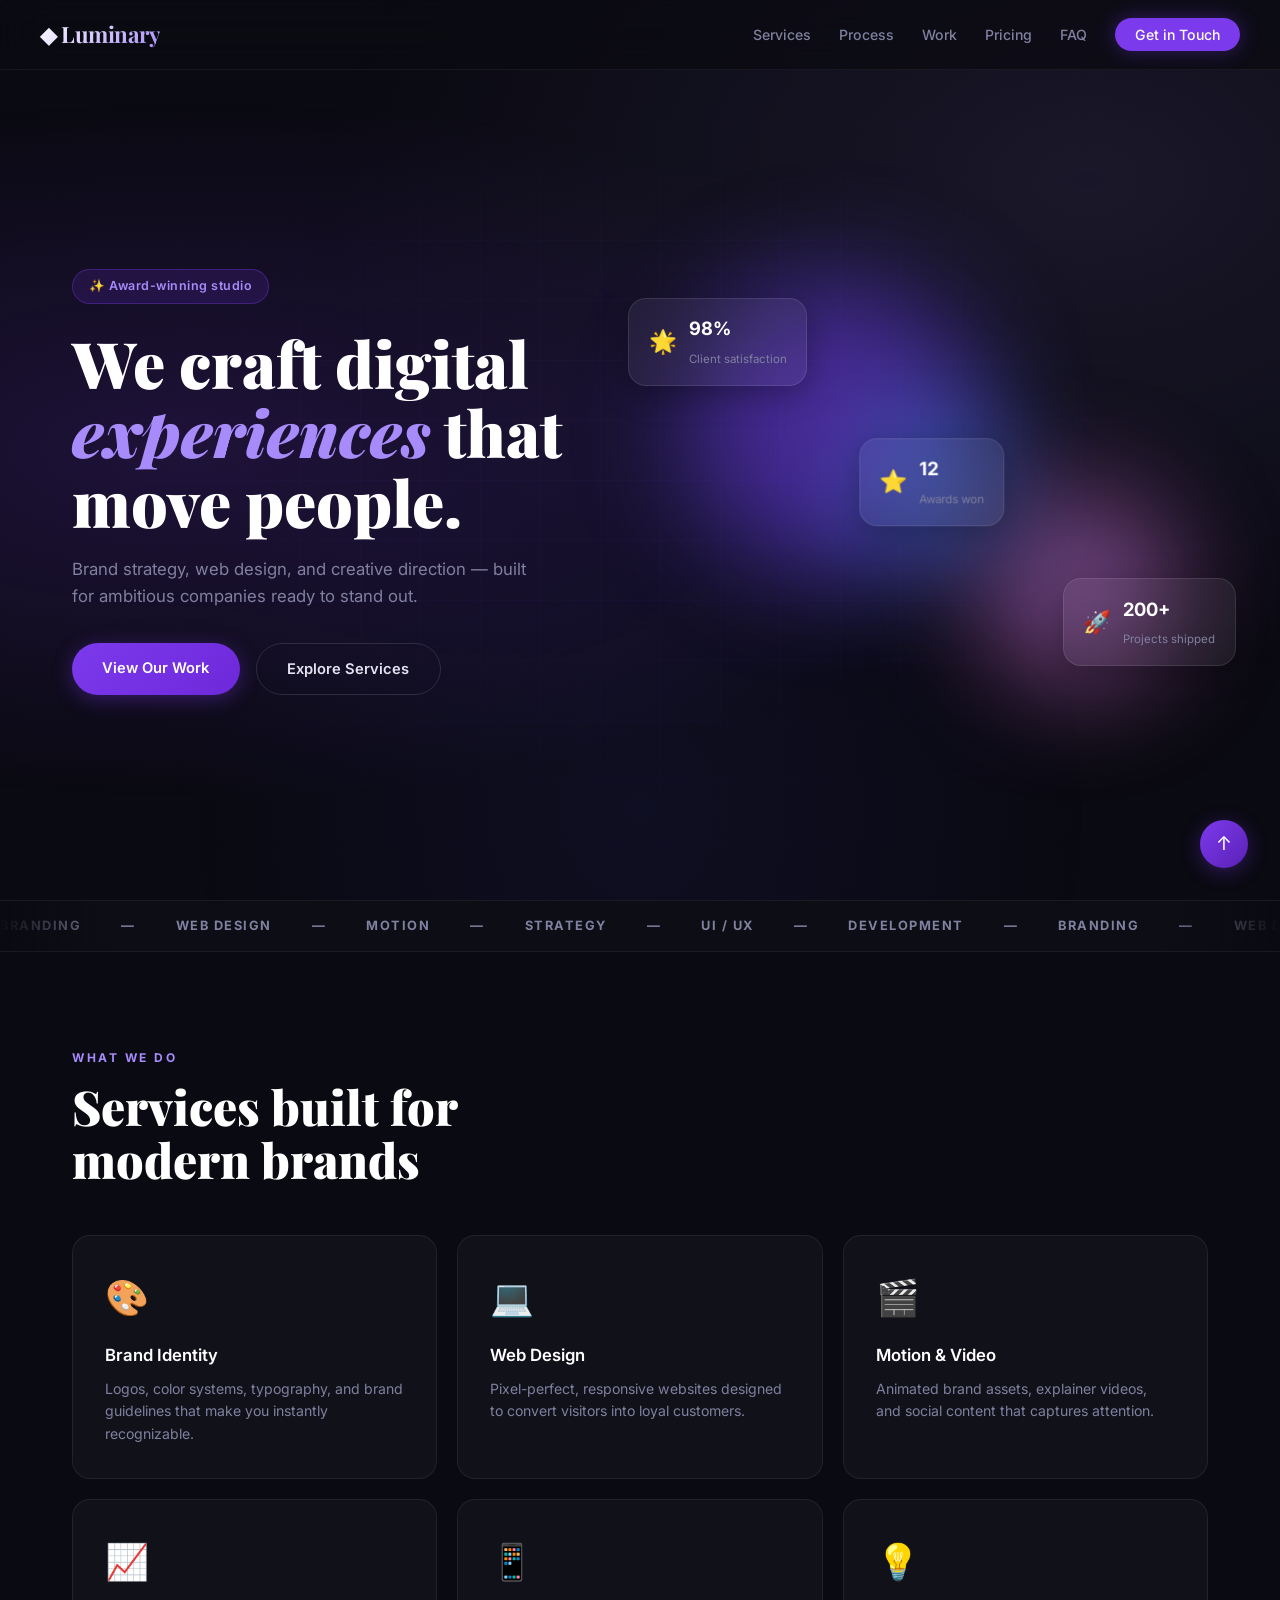
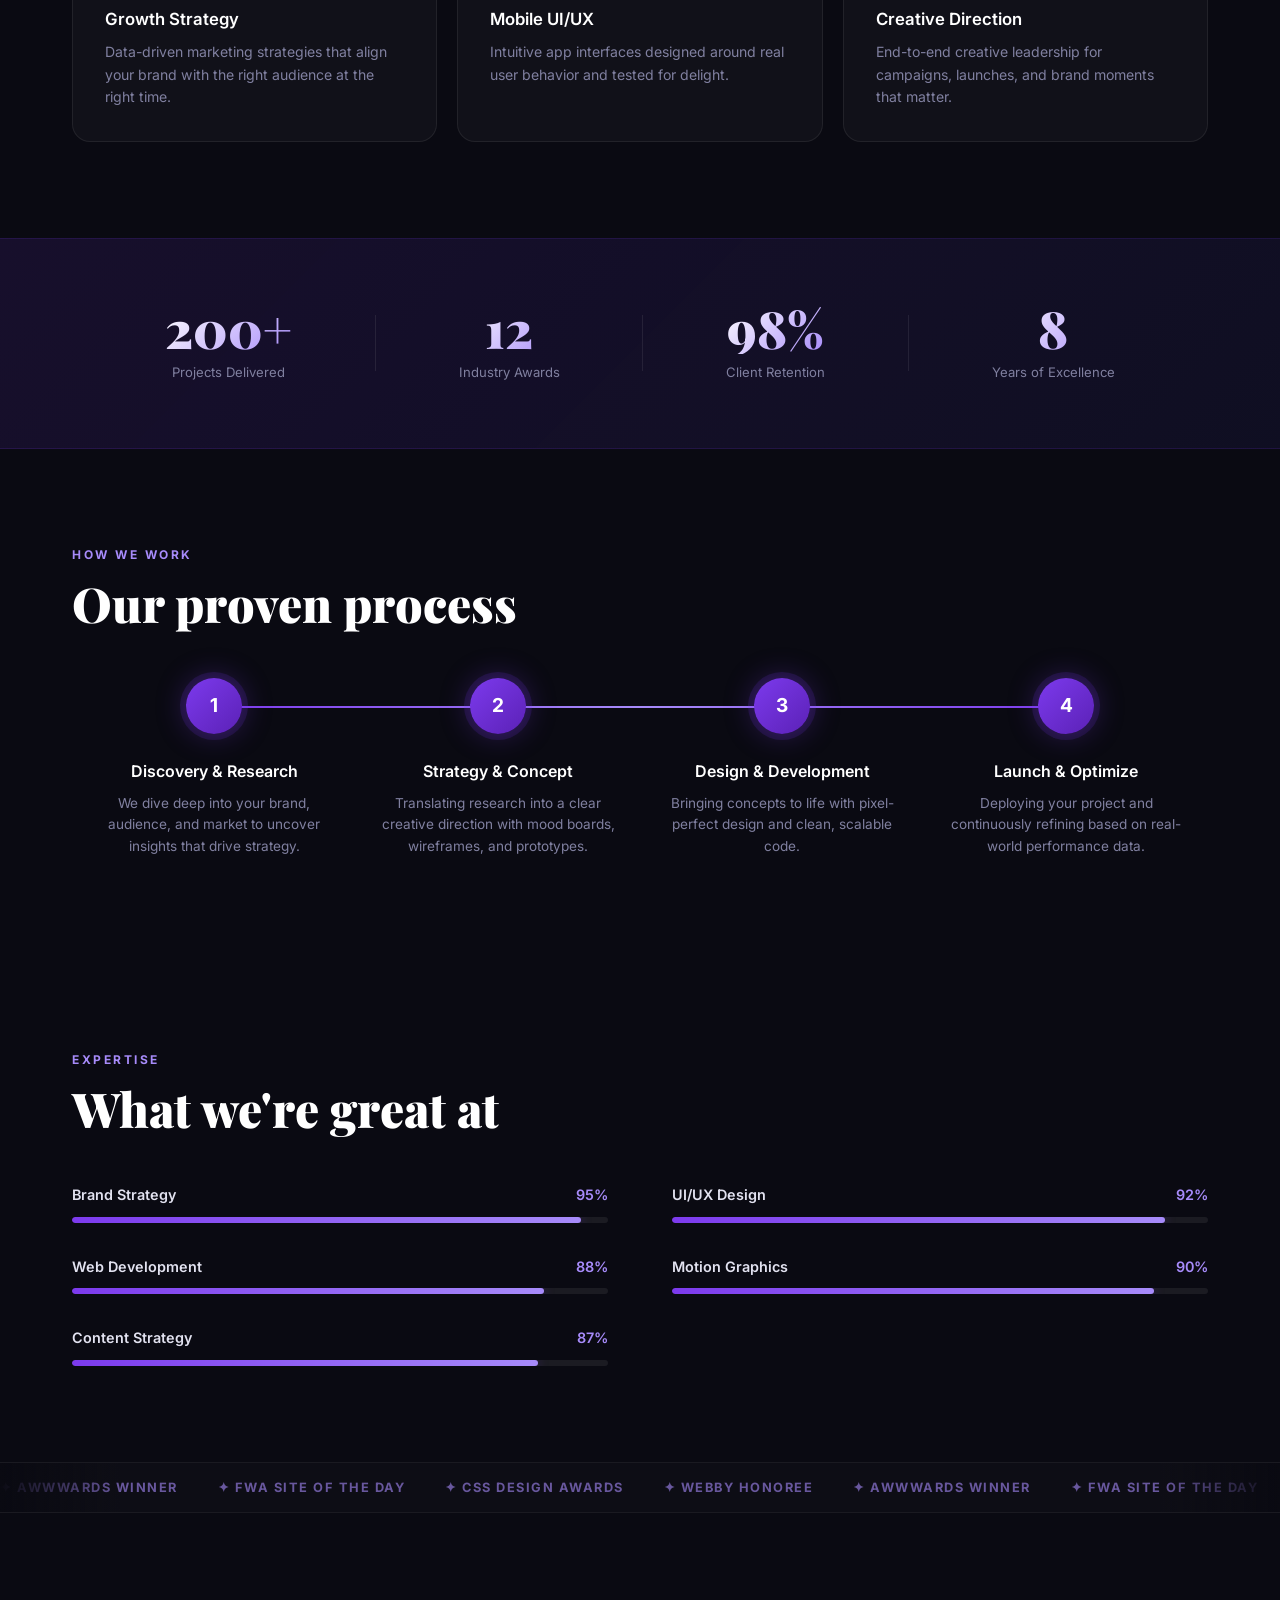
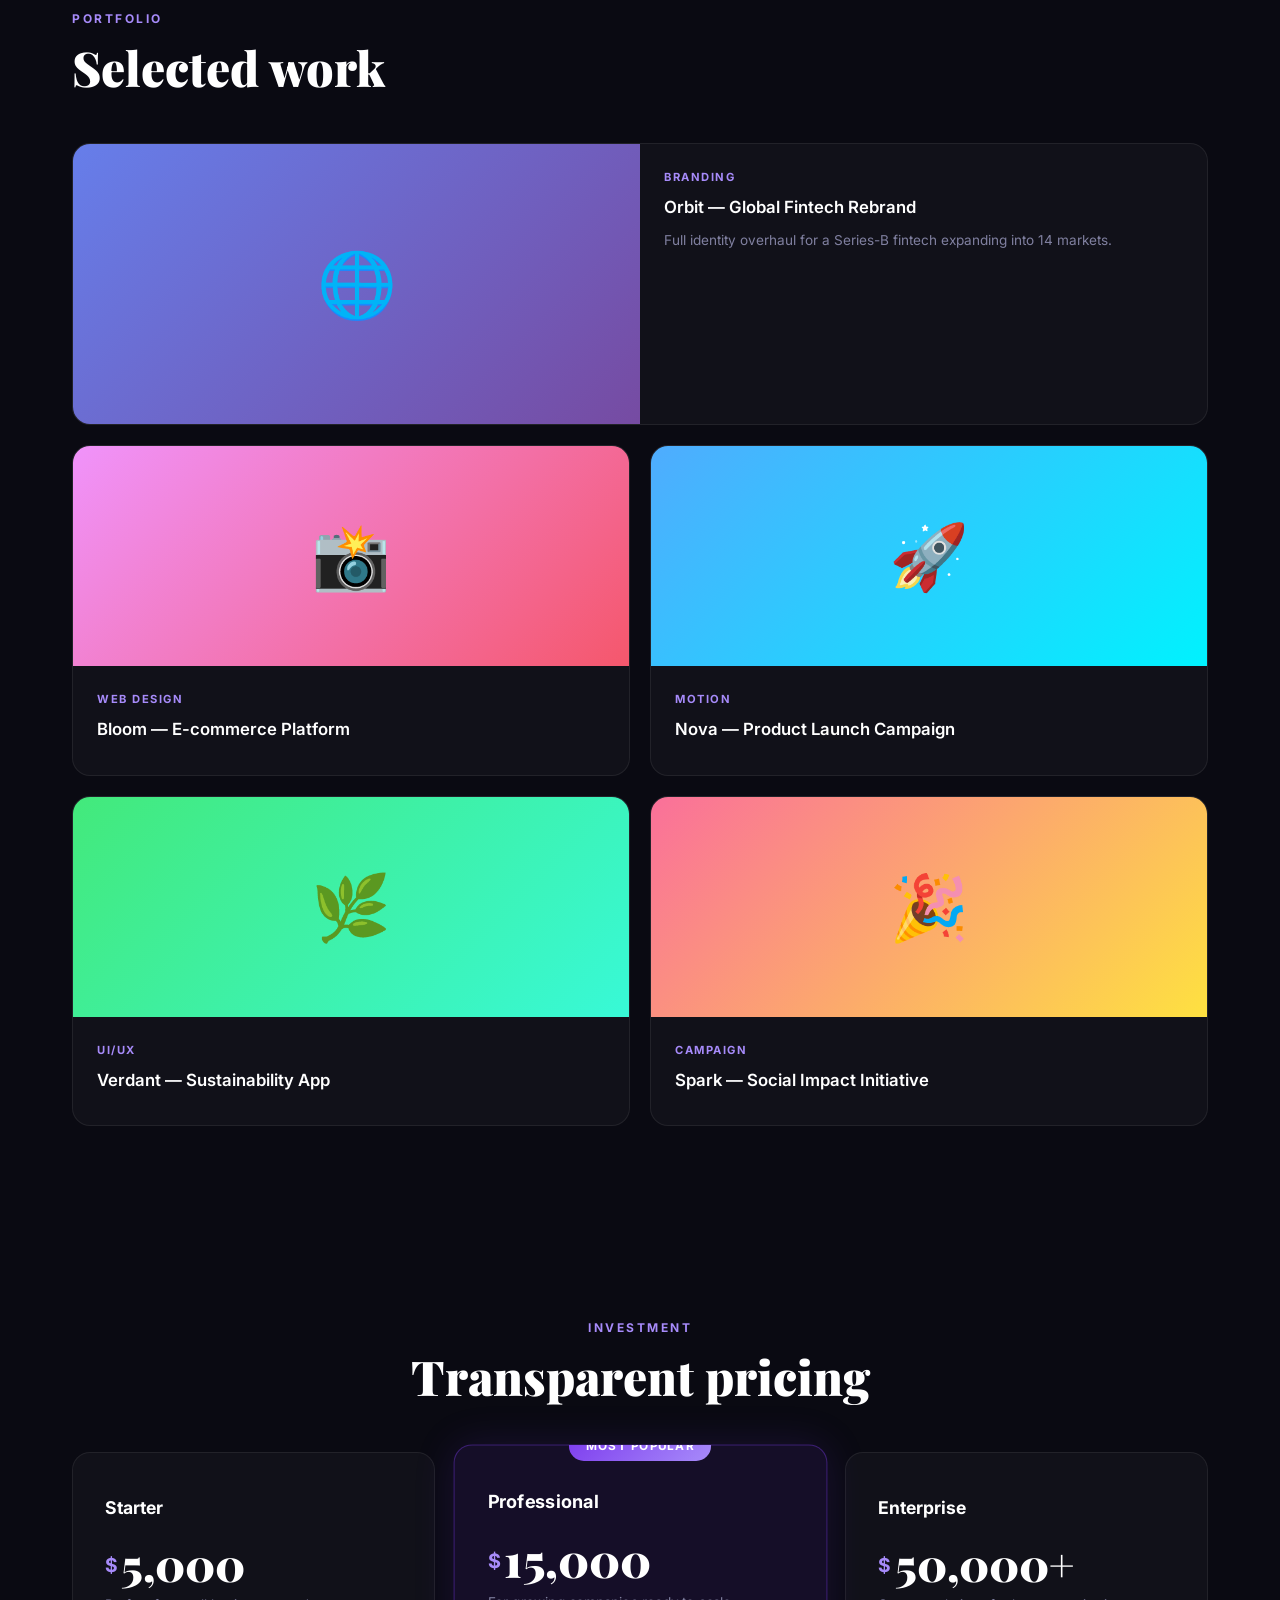
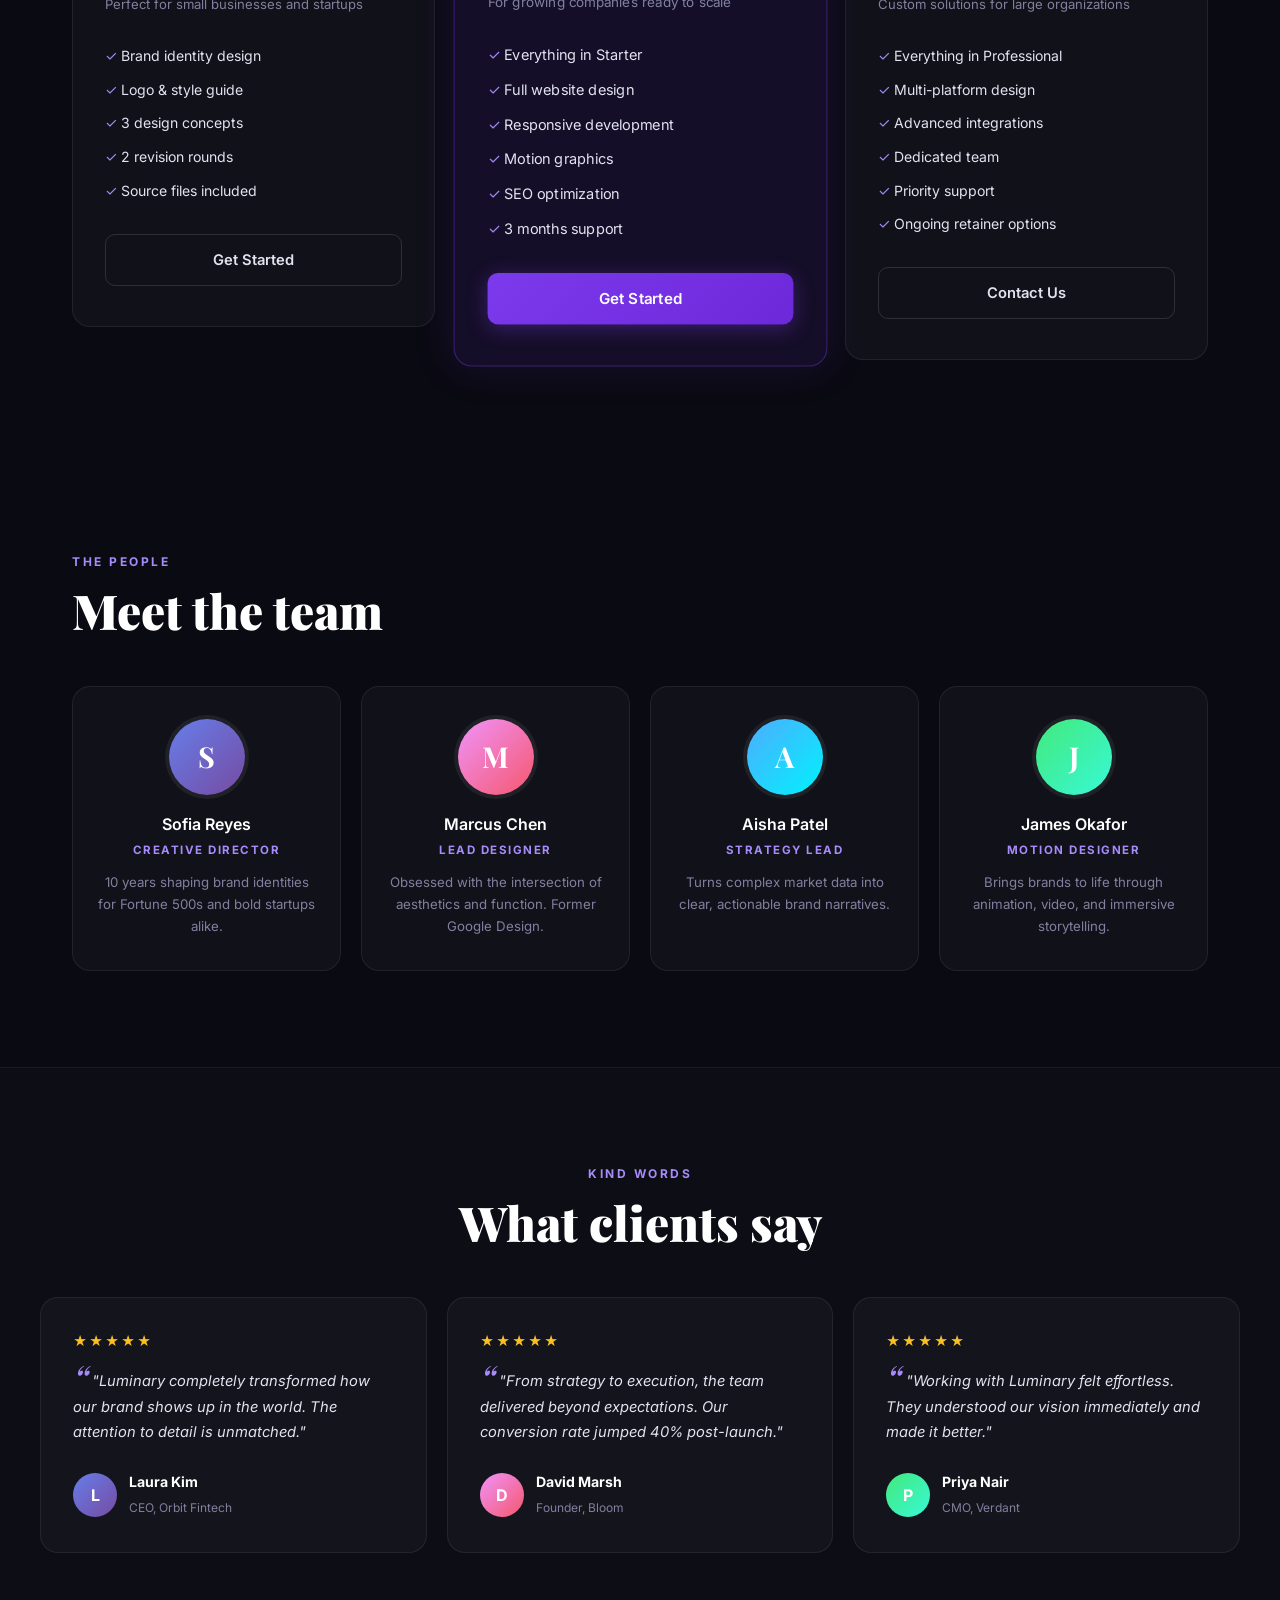
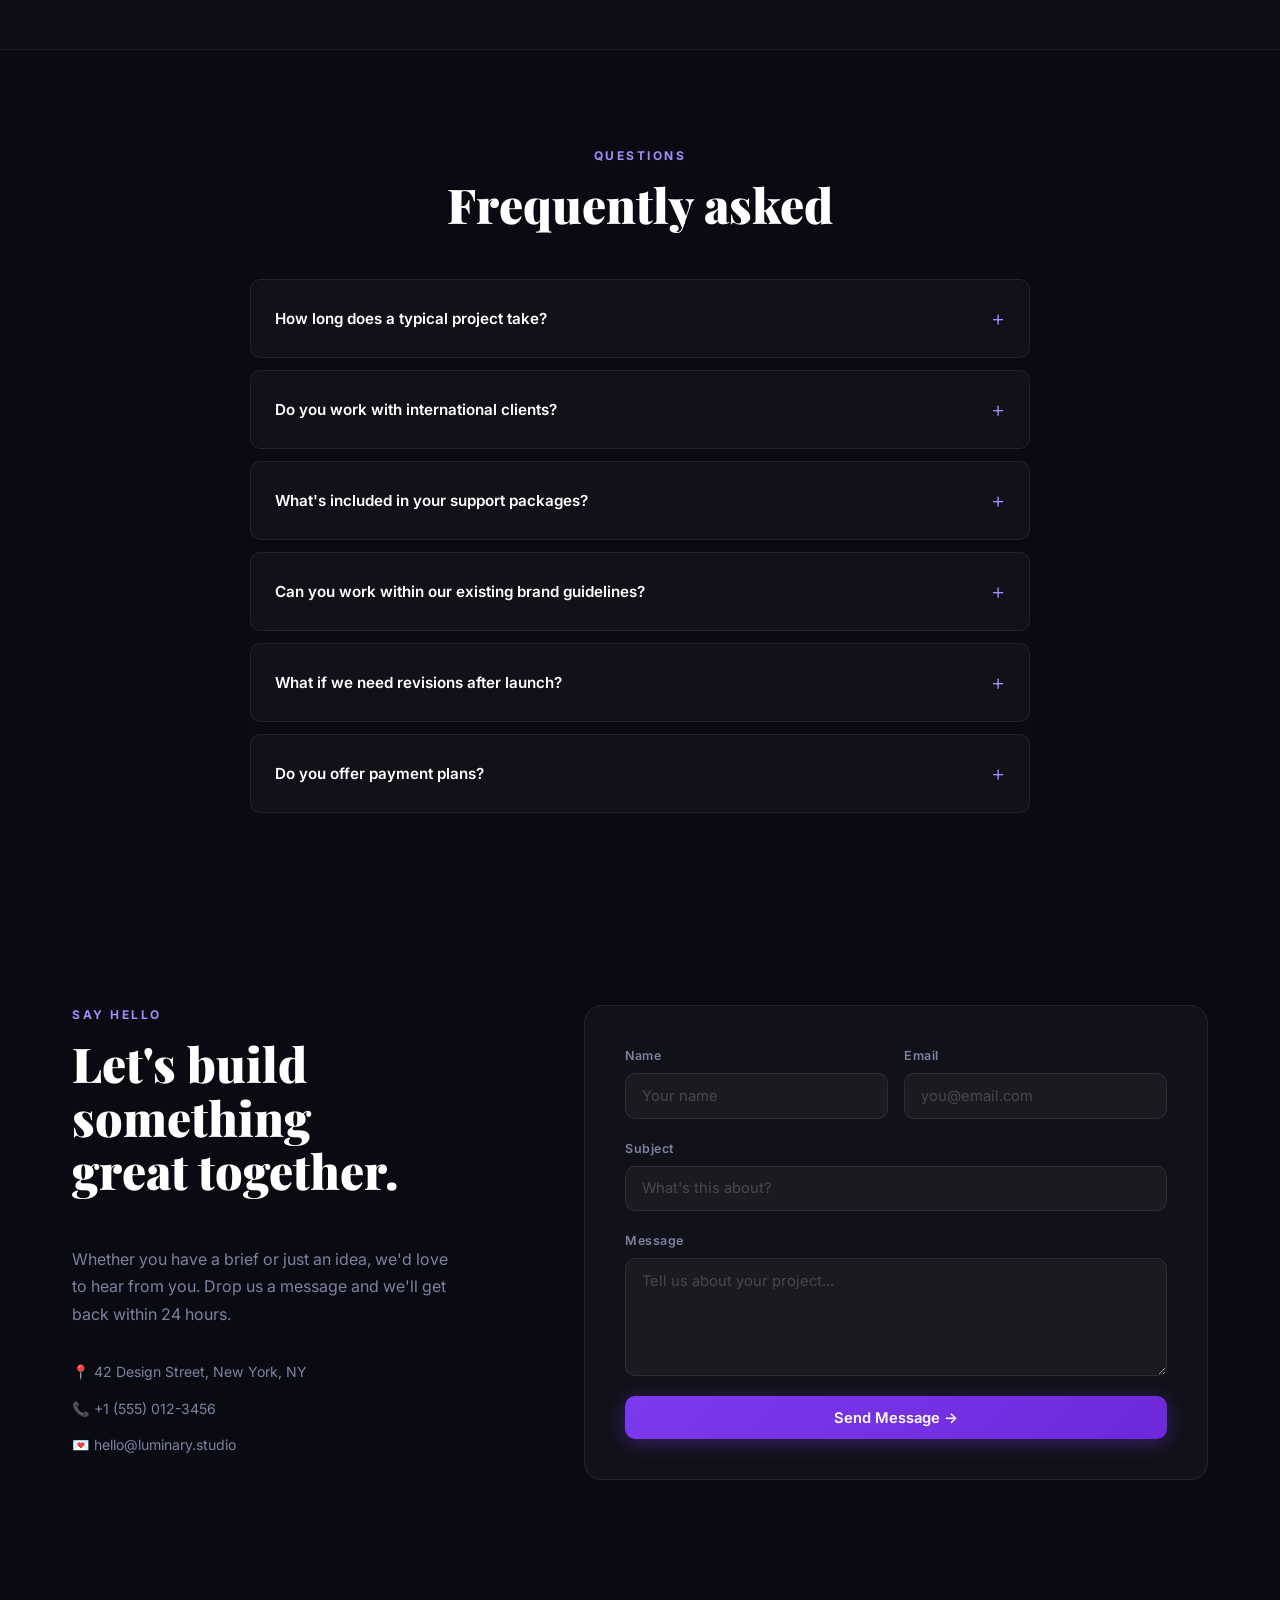
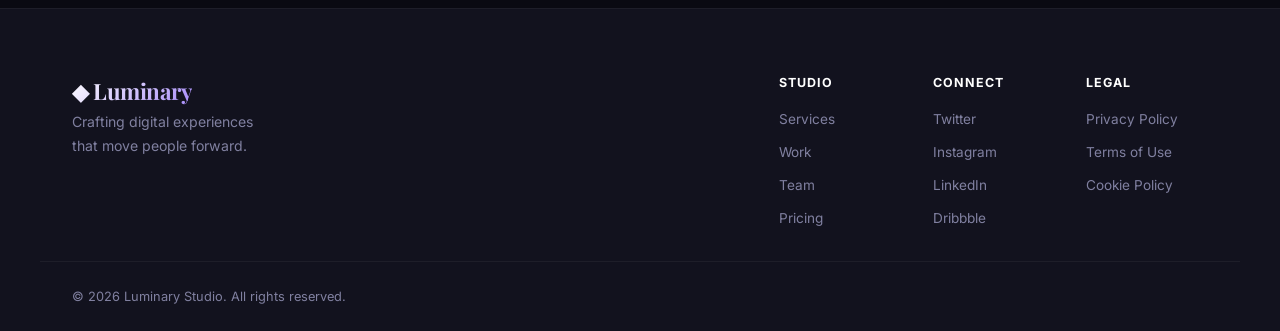
<file: index.html>
<!DOCTYPE html>
<html lang="en">
<head>
  <meta charset="UTF-8" />
  <meta name="viewport" content="width=device-width, initial-scale=1.0" />
  <title>Luminary — Creative Studio</title>
  <link rel="stylesheet" href="assets/css/style.css" />
  <link rel="preconnect" href="https://fonts.googleapis.com" />
  <link rel="preconnect" href="https://fonts.gstatic.com" crossorigin />
  <link href="https://fonts.googleapis.com/css2?family=Inter:wght@400;500;600;700&family=Playfair+Display:wght@700;900&display=swap" rel="stylesheet" />
</head>
<body>

  <!-- SCROLL PROGRESS -->
  <div class="scroll-progress"></div>

  <!-- ANIMATED GRID BG -->
  <div class="grid-bg"></div>

  <!-- NAV -->
  <header class="navbar">
    <nav class="nav-inner">
      <a href="index.html" class="logo">&#9670; Luminary</a>
      <ul class="nav-links">
        <li><a href="#services">Services</a></li>
        <li><a href="#process">Process</a></li>
        <li><a href="#work">Work</a></li>
        <li><a href="#pricing">Pricing</a></li>
        <li><a href="#faq">FAQ</a></li>
        <li><a href="#contact" class="nav-cta">Get in Touch</a></li>
      </ul>
    </nav>
  </header>

  <main>

    <!-- HERO -->
    <section class="hero">
      <div class="hero-bg"></div>
      <div class="hero-content">
        <span class="badge">&#10024; Award-winning studio</span>
        <h1>We craft digital<br /><em>experiences</em> that<br />move people.</h1>
        <p>Brand strategy, web design, and creative direction — built for ambitious companies ready to stand out.</p>
        <div class="hero-actions">
          <a href="#work" class="btn btn-primary">View Our Work</a>
          <a href="#services" class="btn btn-ghost">Explore Services</a>
        </div>
      </div>
      <div class="hero-visual">
        <div class="blob blob-1"></div>
        <div class="blob blob-2"></div>
        <div class="blob blob-3"></div>
        <div class="floating-card card-a">
          <span class="card-icon">&#127775;</span>
          <div>
            <strong>98%</strong>
            <small>Client satisfaction</small>
          </div>
        </div>
        <div class="floating-card card-b">
          <span class="card-icon">&#128640;</span>
          <div>
            <strong>200+</strong>
            <small>Projects shipped</small>
          </div>
        </div>
        <div class="floating-card card-c">
          <span class="card-icon">&#11088;</span>
          <div>
            <strong>12</strong>
            <small>Awards won</small>
          </div>
        </div>
      </div>
    </section>

    <!-- MARQUEE -->
    <div class="marquee-wrap">
      <div class="marquee-track">
        <span>Branding</span><span>&#8212;</span>
        <span>Web Design</span><span>&#8212;</span>
        <span>Motion</span><span>&#8212;</span>
        <span>Strategy</span><span>&#8212;</span>
        <span>UI / UX</span><span>&#8212;</span>
        <span>Development</span><span>&#8212;</span>
        <span>Branding</span><span>&#8212;</span>
        <span>Web Design</span><span>&#8212;</span>
        <span>Motion</span><span>&#8212;</span>
        <span>Strategy</span><span>&#8212;</span>
        <span>UI / UX</span><span>&#8212;</span>
        <span>Development</span><span>&#8212;</span>
      </div>
    </div>

    <!-- SERVICES -->
    <section id="services" class="section services-section">
      <div class="section-label">What we do</div>
      <h2 class="section-title">Services built for<br />modern brands</h2>
      <div class="services-grid">
        <div class="service-card glow-card">
          <div class="service-icon">&#127912;</div>
          <h3>Brand Identity</h3>
          <p>Logos, color systems, typography, and brand guidelines that make you instantly recognizable.</p>
        </div>
        <div class="service-card glow-card">
          <div class="service-icon">&#128187;</div>
          <h3>Web Design</h3>
          <p>Pixel-perfect, responsive websites designed to convert visitors into loyal customers.</p>
        </div>
        <div class="service-card glow-card">
          <div class="service-icon">&#127916;</div>
          <h3>Motion & Video</h3>
          <p>Animated brand assets, explainer videos, and social content that captures attention.</p>
        </div>
        <div class="service-card glow-card">
          <div class="service-icon">&#128200;</div>
          <h3>Growth Strategy</h3>
          <p>Data-driven marketing strategies that align your brand with the right audience at the right time.</p>
        </div>
        <div class="service-card glow-card">
          <div class="service-icon">&#128241;</div>
          <h3>Mobile UI/UX</h3>
          <p>Intuitive app interfaces designed around real user behavior and tested for delight.</p>
        </div>
        <div class="service-card glow-card">
          <div class="service-icon">&#128161;</div>
          <h3>Creative Direction</h3>
          <p>End-to-end creative leadership for campaigns, launches, and brand moments that matter.</p>
        </div>
      </div>
    </section>

    <!-- STATS -->
    <section class="stats-section">
      <div class="stats-inner">
        <div class="stat">
          <span class="stat-num">200+</span>
          <span class="stat-label">Projects Delivered</span>
        </div>
        <div class="stat-divider"></div>
        <div class="stat">
          <span class="stat-num">12</span>
          <span class="stat-label">Industry Awards</span>
        </div>
        <div class="stat-divider"></div>
        <div class="stat">
          <span class="stat-num">98%</span>
          <span class="stat-label">Client Retention</span>
        </div>
        <div class="stat-divider"></div>
        <div class="stat">
          <span class="stat-num">8</span>
          <span class="stat-label">Years of Excellence</span>
        </div>
      </div>
    </section>

    <!-- PROCESS / TIMELINE -->
    <section id="process" class="section process-section">
      <div class="section-label">How we work</div>
      <h2 class="section-title">Our proven process</h2>
      <div class="timeline">
        <div class="timeline-item">
          <div class="timeline-marker">1</div>
          <div class="timeline-content">
            <h3>Discovery & Research</h3>
            <p>We dive deep into your brand, audience, and market to uncover insights that drive strategy.</p>
          </div>
        </div>
        <div class="timeline-item">
          <div class="timeline-marker">2</div>
          <div class="timeline-content">
            <h3>Strategy & Concept</h3>
            <p>Translating research into a clear creative direction with mood boards, wireframes, and prototypes.</p>
          </div>
        </div>
        <div class="timeline-item">
          <div class="timeline-marker">3</div>
          <div class="timeline-content">
            <h3>Design & Development</h3>
            <p>Bringing concepts to life with pixel-perfect design and clean, scalable code.</p>
          </div>
        </div>
        <div class="timeline-item">
          <div class="timeline-marker">4</div>
          <div class="timeline-content">
            <h3>Launch & Optimize</h3>
            <p>Deploying your project and continuously refining based on real-world performance data.</p>
          </div>
        </div>
      </div>
    </section>

    <!-- SKILLS -->
    <section class="section skills-section">
      <div class="section-label">Expertise</div>
      <h2 class="section-title">What we're great at</h2>
      <div class="skills-grid">
        <div class="skill-item">
          <div class="skill-header">
            <span>Brand Strategy</span>
            <span class="skill-percent">95%</span>
          </div>
          <div class="skill-bar">
            <div class="skill-fill" style="width:95%;"></div>
          </div>
        </div>
        <div class="skill-item">
          <div class="skill-header">
            <span>UI/UX Design</span>
            <span class="skill-percent">92%</span>
          </div>
          <div class="skill-bar">
            <div class="skill-fill" style="width:92%;"></div>
          </div>
        </div>
        <div class="skill-item">
          <div class="skill-header">
            <span>Web Development</span>
            <span class="skill-percent">88%</span>
          </div>
          <div class="skill-bar">
            <div class="skill-fill" style="width:88%;"></div>
          </div>
        </div>
        <div class="skill-item">
          <div class="skill-header">
            <span>Motion Graphics</span>
            <span class="skill-percent">90%</span>
          </div>
          <div class="skill-bar">
            <div class="skill-fill" style="width:90%;"></div>
          </div>
        </div>
        <div class="skill-item">
          <div class="skill-header">
            <span>Content Strategy</span>
            <span class="skill-percent">87%</span>
          </div>
          <div class="skill-bar">
            <div class="skill-fill" style="width:87%;"></div>
          </div>
        </div>
      </div>
    </section>

    <!-- MARQUEE 2 (REVERSE) -->
    <div class="marquee-wrap marquee-reverse">
      <div class="marquee-track">
        <span>&#10022; Awwwards Winner</span>
        <span>&#10022; FWA Site of the Day</span>
        <span>&#10022; CSS Design Awards</span>
        <span>&#10022; Webby Honoree</span>
        <span>&#10022; Awwwards Winner</span>
        <span>&#10022; FWA Site of the Day</span>
        <span>&#10022; CSS Design Awards</span>
        <span>&#10022; Webby Honoree</span>
      </div>
    </div>

    <!-- WORK -->
    <section id="work" class="section">
      <div class="section-label">Portfolio</div>
      <h2 class="section-title">Selected work</h2>
      <div class="work-grid">
        <div class="work-card work-card--large glow-card">
          <div class="work-thumb" style="background: linear-gradient(135deg,#667eea,#764ba2);">
            <span class="work-emoji">&#127760;</span>
          </div>
          <div class="work-info">
            <span class="work-tag">Branding</span>
            <h3>Orbit — Global Fintech Rebrand</h3>
            <p>Full identity overhaul for a Series-B fintech expanding into 14 markets.</p>
          </div>
        </div>
        <div class="work-card glow-card">
          <div class="work-thumb" style="background: linear-gradient(135deg,#f093fb,#f5576c);">
            <span class="work-emoji">&#128248;</span>
          </div>
          <div class="work-info">
            <span class="work-tag">Web Design</span>
            <h3>Bloom — E-commerce Platform</h3>
          </div>
        </div>
        <div class="work-card glow-card">
          <div class="work-thumb" style="background: linear-gradient(135deg,#4facfe,#00f2fe);">
            <span class="work-emoji">&#128640;</span>
          </div>
          <div class="work-info">
            <span class="work-tag">Motion</span>
            <h3>Nova — Product Launch Campaign</h3>
          </div>
        </div>
        <div class="work-card glow-card">
          <div class="work-thumb" style="background: linear-gradient(135deg,#43e97b,#38f9d7);">
            <span class="work-emoji">&#127807;</span>
          </div>
          <div class="work-info">
            <span class="work-tag">UI/UX</span>
            <h3>Verdant — Sustainability App</h3>
          </div>
        </div>
        <div class="work-card glow-card">
          <div class="work-thumb" style="background: linear-gradient(135deg,#fa709a,#fee140);">
            <span class="work-emoji">&#127881;</span>
          </div>
          <div class="work-info">
            <span class="work-tag">Campaign</span>
            <h3>Spark — Social Impact Initiative</h3>
          </div>
        </div>
      </div>
    </section>

    <!-- PRICING -->
    <section id="pricing" class="section pricing-section">
      <div class="section-label" style="text-align:center;">Investment</div>
      <h2 class="section-title" style="text-align:center;">Transparent pricing</h2>
      <div class="pricing-grid">
        <div class="pricing-card glow-card">
          <h3>Starter</h3>
          <div class="price">
            <span class="currency">$</span>
            <span class="amount">5,000</span>
          </div>
          <p class="price-desc">Perfect for small businesses and startups</p>
          <ul class="features">
            <li>&#10003; Brand identity design</li>
            <li>&#10003; Logo & style guide</li>
            <li>&#10003; 3 design concepts</li>
            <li>&#10003; 2 revision rounds</li>
            <li>&#10003; Source files included</li>
          </ul>
          <a href="#contact" class="btn btn-ghost btn-full">Get Started</a>
        </div>
        <div class="pricing-card pricing-card--featured glow-card">
          <div class="popular-badge">Most Popular</div>
          <h3>Professional</h3>
          <div class="price">
            <span class="currency">$</span>
            <span class="amount">15,000</span>
          </div>
          <p class="price-desc">For growing companies ready to scale</p>
          <ul class="features">
            <li>&#10003; Everything in Starter</li>
            <li>&#10003; Full website design</li>
            <li>&#10003; Responsive development</li>
            <li>&#10003; Motion graphics</li>
            <li>&#10003; SEO optimization</li>
            <li>&#10003; 3 months support</li>
          </ul>
          <a href="#contact" class="btn btn-primary btn-full">Get Started</a>
        </div>
        <div class="pricing-card glow-card">
          <h3>Enterprise</h3>
          <div class="price">
            <span class="currency">$</span>
            <span class="amount">50,000+</span>
          </div>
          <p class="price-desc">Custom solutions for large organizations</p>
          <ul class="features">
            <li>&#10003; Everything in Professional</li>
            <li>&#10003; Multi-platform design</li>
            <li>&#10003; Advanced integrations</li>
            <li>&#10003; Dedicated team</li>
            <li>&#10003; Priority support</li>
            <li>&#10003; Ongoing retainer options</li>
          </ul>
          <a href="#contact" class="btn btn-ghost btn-full">Contact Us</a>
        </div>
      </div>
    </section>

    <!-- TEAM -->
    <section id="team" class="section team-section">
      <div class="section-label">The people</div>
      <h2 class="section-title">Meet the team</h2>
      <div class="team-grid">
        <div class="team-card glow-card">
          <div class="team-avatar" style="background:linear-gradient(135deg,#667eea,#764ba2);">S</div>
          <h3>Sofia Reyes</h3>
          <span class="team-role">Creative Director</span>
          <p>10 years shaping brand identities for Fortune 500s and bold startups alike.</p>
        </div>
        <div class="team-card glow-card">
          <div class="team-avatar" style="background:linear-gradient(135deg,#f093fb,#f5576c);">M</div>
          <h3>Marcus Chen</h3>
          <span class="team-role">Lead Designer</span>
          <p>Obsessed with the intersection of aesthetics and function. Former Google Design.</p>
        </div>
        <div class="team-card glow-card">
          <div class="team-avatar" style="background:linear-gradient(135deg,#4facfe,#00f2fe);">A</div>
          <h3>Aisha Patel</h3>
          <span class="team-role">Strategy Lead</span>
          <p>Turns complex market data into clear, actionable brand narratives.</p>
        </div>
        <div class="team-card glow-card">
          <div class="team-avatar" style="background:linear-gradient(135deg,#43e97b,#38f9d7);">J</div>
          <h3>James Okafor</h3>
          <span class="team-role">Motion Designer</span>
          <p>Brings brands to life through animation, video, and immersive storytelling.</p>
        </div>
      </div>
    </section>

    <!-- TESTIMONIALS -->
    <section class="testimonials-section">
      <div class="section-label" style="text-align:center;">Kind words</div>
      <h2 class="section-title" style="text-align:center;">What clients say</h2>
      <div class="testimonials-grid">
        <div class="testimonial-card glow-card">
          <div class="stars">&#9733;&#9733;&#9733;&#9733;&#9733;</div>
          <p class="quote">"Luminary completely transformed how our brand shows up in the world. The attention to detail is unmatched."</p>
          <div class="testimonial-author">
            <div class="author-avatar" style="background:linear-gradient(135deg,#667eea,#764ba2);">L</div>
            <div>
              <strong>Laura Kim</strong>
              <small>CEO, Orbit Fintech</small>
            </div>
          </div>
        </div>
        <div class="testimonial-card glow-card">
          <div class="stars">&#9733;&#9733;&#9733;&#9733;&#9733;</div>
          <p class="quote">"From strategy to execution, the team delivered beyond expectations. Our conversion rate jumped 40% post-launch."</p>
          <div class="testimonial-author">
            <div class="author-avatar" style="background:linear-gradient(135deg,#f093fb,#f5576c);">D</div>
            <div>
              <strong>David Marsh</strong>
              <small>Founder, Bloom</small>
            </div>
          </div>
        </div>
        <div class="testimonial-card glow-card">
          <div class="stars">&#9733;&#9733;&#9733;&#9733;&#9733;</div>
          <p class="quote">"Working with Luminary felt effortless. They understood our vision immediately and made it better."</p>
          <div class="testimonial-author">
            <div class="author-avatar" style="background:linear-gradient(135deg,#43e97b,#38f9d7);">P</div>
            <div>
              <strong>Priya Nair</strong>
              <small>CMO, Verdant</small>
            </div>
          </div>
        </div>
      </div>
    </section>

    <!-- FAQ -->
    <section id="faq" class="section faq-section">
      <div class="section-label" style="text-align:center;">Questions</div>
      <h2 class="section-title" style="text-align:center;">Frequently asked</h2>
      <div class="faq-container">
        <details class="faq-item">
          <summary>How long does a typical project take?</summary>
          <p>Most projects range from 6-12 weeks depending on scope. Brand identity projects typically take 4-6 weeks, while full website builds can take 8-12 weeks. We'll provide a detailed timeline during discovery.</p>
        </details>
        <details class="faq-item">
          <summary>Do you work with international clients?</summary>
          <p>Absolutely. We've worked with clients across North America, Europe, Asia, and Australia. Our process is designed to work seamlessly across time zones with async communication and regular video check-ins.</p>
        </details>
        <details class="faq-item">
          <summary>What's included in your support packages?</summary>
          <p>Support includes bug fixes, minor content updates, performance monitoring, and technical assistance. Professional tier includes 3 months, Enterprise includes 6 months with priority response times.</p>
        </details>
        <details class="faq-item">
          <summary>Can you work within our existing brand guidelines?</summary>
          <p>Yes. We can work within established brand systems or help evolve them as needed. We're experienced in both creating new identities and extending existing ones.</p>
        </details>
        <details class="faq-item">
          <summary>What if we need revisions after launch?</summary>
          <p>All projects include a defined number of revision rounds. Post-launch changes can be handled through our support packages or on an hourly basis depending on scope.</p>
        </details>
        <details class="faq-item">
          <summary>Do you offer payment plans?</summary>
          <p>Yes. We typically structure payments in milestones: 30% upfront, 40% at midpoint, and 30% at completion. Custom arrangements can be discussed for enterprise projects.</p>
        </details>
      </div>
    </section>

    <!-- CONTACT -->
    <section id="contact" class="section contact-section">
      <div class="contact-inner">
        <div class="contact-left">
          <div class="section-label">Say hello</div>
          <h2 class="section-title">Let's build something<br />great together.</h2>
          <p>Whether you have a brief or just an idea, we'd love to hear from you. Drop us a message and we'll get back within 24 hours.</p>
          <ul class="contact-details">
            <li>&#128205; 42 Design Street, New York, NY</li>
            <li>&#128222; +1 (555) 012-3456</li>
            <li>&#128140; hello@luminary.studio</li>
          </ul>
        </div>
        <div class="contact-right">
          <form class="contact-form glow-card">
            <div class="form-row">
              <div class="form-group">
                <label for="name">Name</label>
                <input id="name" type="text" placeholder="Your name" required />
              </div>
              <div class="form-group">
                <label for="email">Email</label>
                <input id="email" type="email" placeholder="you@email.com" required />
              </div>
            </div>
            <div class="form-group">
              <label for="subject">Subject</label>
              <input id="subject" type="text" placeholder="What's this about?" />
            </div>
            <div class="form-group">
              <label for="message">Message</label>
              <textarea id="message" rows="5" placeholder="Tell us about your project..." required></textarea>
            </div>
            <button type="submit" class="btn btn-primary btn-full">Send Message &#8594;</button>
          </form>
        </div>
      </div>
    </section>

  </main>

  <!-- FOOTER -->
  <footer class="footer">
    <div class="footer-inner">
      <div class="footer-brand">
        <a href="index.html" class="logo">&#9670; Luminary</a>
        <p>Crafting digital experiences<br />that move people forward.</p>
      </div>
      <div class="footer-links">
        <div class="footer-col">
          <strong>Studio</strong>
          <a href="#services">Services</a>
          <a href="#work">Work</a>
          <a href="#team">Team</a>
          <a href="#pricing">Pricing</a>
        </div>
        <div class="footer-col">
          <strong>Connect</strong>
          <a href="#">Twitter</a>
          <a href="#">Instagram</a>
          <a href="#">LinkedIn</a>
          <a href="#">Dribbble</a>
        </div>
        <div class="footer-col">
          <strong>Legal</strong>
          <a href="#">Privacy Policy</a>
          <a href="#">Terms of Use</a>
          <a href="#">Cookie Policy</a>
        </div>
      </div>
    </div>
    <div class="footer-bottom">
      <p>&copy; 2026 Luminary Studio. All rights reserved.</p>
    </div>
  </footer>

  <!-- BACK TO TOP -->
  <a href="#" class="back-to-top" aria-label="Back to top">&#8593;</a>

</body>
</html>
</file>
<file: assets/css/style.css>
/* =============================================
   BASE & VARIABLES
   ============================================= */
*, *::before, *::after { box-sizing: border-box; margin: 0; padding: 0; }

:root {
  --accent:       #7c3aed;
  --accent-light: #a78bfa;
  --accent-dark:  #5b21b6;
  --accent-glow:  rgba(124,58,237,0.35);
  --dark:         #0a0a12;
  --dark-2:       #12121e;
  --dark-3:       #1a1a2e;
  --mid:          #2d2d44;
  --text:         #e2e2f0;
  --muted:        #8080a0;
  --white:        #ffffff;
  --radius:       18px;
  --radius-sm:    10px;
  --transition:   0.3s cubic-bezier(0.4,0,0.2,1);
}

html { scroll-behavior: smooth; }

body {
  font-family: 'Inter', 'Segoe UI', sans-serif;
  background: var(--dark);
  color: var(--text);
  line-height: 1.65;
  overflow-x: hidden;
}

em { font-family: 'Playfair Display', serif; font-style: italic; color: var(--accent-light); }

/* =============================================
   SCROLL PROGRESS BAR
   ============================================= */
.scroll-progress {
  position: fixed;
  top: 0; left: 0;
  height: 3px;
  width: 0%;
  background: linear-gradient(90deg, var(--accent), var(--accent-light), #f093fb);
  z-index: 9999;
  animation: scroll-track linear;
  animation-timeline: scroll();
  animation-range: 0% 100%;
}

@keyframes scroll-track { to { width: 100%; } }

/* =============================================
   ANIMATED GRID BACKGROUND
   ============================================= */
.grid-bg {
  position: fixed;
  inset: 0;
  z-index: 0;
  pointer-events: none;
  background-image:
    linear-gradient(rgba(124,58,237,0.04) 1px, transparent 1px),
    linear-gradient(90deg, rgba(124,58,237,0.04) 1px, transparent 1px);
  background-size: 60px 60px;
  mask-image: radial-gradient(ellipse at center, black 30%, transparent 80%);
}

/* =============================================
   NAVBAR
   ============================================= */
.navbar {
  position: fixed;
  top: 0; left: 0; right: 0;
  z-index: 998;
  padding: 1rem 2rem;
  background: rgba(10,10,18,0.7);
  backdrop-filter: blur(24px);
  -webkit-backdrop-filter: blur(24px);
  border-bottom: 1px solid rgba(255,255,255,0.05);
  transition: background var(--transition);
}

.nav-inner {
  max-width: 1200px;
  margin: 0 auto;
  display: flex;
  align-items: center;
  justify-content: space-between;
}

.logo {
  font-family: 'Playfair Display', serif;
  font-size: 1.4rem;
  font-weight: 700;
  color: var(--white);
  text-decoration: none;
  letter-spacing: -0.5px;
  background: linear-gradient(135deg, #fff, var(--accent-light));
  -webkit-background-clip: text;
  -webkit-text-fill-color: transparent;
  background-clip: text;
}
 
.nav-links {
  list-style: none;
  display: flex;
  align-items: center;
  gap: 1.75rem;
}

.nav-links a {
  color: var(--muted);
  text-decoration: none;
  font-size: 0.88rem;
  font-weight: 500;
  transition: color var(--transition);
  position: relative;
}

.nav-links a::after {
  content: '';
  position: absolute;
  bottom: -4px; left: 0;
  width: 0; height: 1px;
  background: var(--accent-light);
  transition: width var(--transition);
}

.nav-links a:hover { color: var(--white); }
.nav-links a:hover::after { width: 100%; }

.nav-cta {
  background: var(--accent) !important;
  color: var(--white) !important;
  padding: 0.5rem 1.25rem;
  border-radius: 50px;
  box-shadow: 0 0 20px var(--accent-glow);
}

.nav-cta::after { display: none !important; }
.nav-cta:hover { background: var(--accent-dark) !important; box-shadow: 0 0 30px var(--accent-glow) !important; }

/* =============================================
   HERO
   ============================================= */
.hero {
  min-height: 100vh;
  display: grid;
  grid-template-columns: 1fr 1fr;
  align-items: center;
  gap: 2rem;
  max-width: 1200px;
  margin: 0 auto;
  padding: 8rem 2rem 4rem;
  position: relative;
  z-index: 1;
}

.hero-bg {
  position: fixed;
  inset: 0;
  background:
    radial-gradient(ellipse at 15% 50%, rgba(124,58,237,0.18) 0%, transparent 55%),
    radial-gradient(ellipse at 85% 20%, rgba(167,139,250,0.1) 0%, transparent 50%),
    radial-gradient(ellipse at 50% 90%, rgba(79,70,229,0.08) 0%, transparent 50%);
  pointer-events: none;
  z-index: 0;
}

.hero-content { position: relative; z-index: 1; }

.badge {
  display: inline-flex;
  align-items: center;
  gap: 0.4rem;
  background: rgba(124,58,237,0.15);
  border: 1px solid rgba(124,58,237,0.35);
  color: var(--accent-light);
  font-size: 0.78rem;
  font-weight: 600;
  padding: 0.4rem 1rem;
  border-radius: 50px;
  margin-bottom: 1.5rem;
  letter-spacing: 0.5px;
  animation: pulse-border 3s ease-in-out infinite;
}

@keyframes pulse-border {
  0%, 100% { box-shadow: 0 0 0 0 rgba(124,58,237,0.3); }
  50%       { box-shadow: 0 0 0 6px rgba(124,58,237,0); }
}

.hero-content h1 {
  font-family: 'Playfair Display', serif;
  font-size: clamp(2.8rem, 5vw, 4.5rem);
  font-weight: 900;
  line-height: 1.08;
  color: var(--white);
  margin-bottom: 1.25rem;
}

.hero-content p {
  font-size: 1.05rem;
  color: var(--muted);
  max-width: 460px;
  margin-bottom: 2rem;
}

.hero-actions { display: flex; gap: 1rem; flex-wrap: wrap; }

/* =============================================
   BUTTONS
   ============================================= */
.btn {
  display: inline-block;
  padding: 0.8rem 1.9rem;
  border-radius: 50px;
  font-size: 0.92rem;
  font-weight: 600;
  text-decoration: none;
  cursor: pointer;
  border: none;
  transition: all var(--transition);
  font-family: inherit;
}

.btn-primary {
  background: linear-gradient(135deg, var(--accent), #6d28d9);
  color: var(--white);
  box-shadow: 0 4px 20px var(--accent-glow);
}

.btn-primary:hover {
  transform: translateY(-3px);
  box-shadow: 0 8px 32px rgba(124,58,237,0.55);
}

.btn-ghost {
  background: transparent;
  color: var(--text);
  border: 1px solid rgba(255,255,255,0.12);
}

.btn-ghost:hover {
  background: rgba(255,255,255,0.05);
  border-color: rgba(255,255,255,0.25);
  transform: translateY(-2px);
}

.btn-full { width: 100%; text-align: center; border-radius: var(--radius-sm); }

/* =============================================
   HERO VISUAL / BLOBS
   ============================================= */
.hero-visual {
  position: relative;
  height: 460px;
  display: flex;
  align-items: center;
  justify-content: center;
  z-index: 1;
}

.blob {
  position: absolute;
  border-radius: 50%;
  filter: blur(55px);
  opacity: 0.55;
}

.blob-1 {
  width: 300px; height: 300px;
  background: radial-gradient(circle, #7c3aed, #4f46e5);
  top: 5%; left: 5%;
  animation: float 6s ease-in-out infinite;
}

.blob-2 {
  width: 200px; height: 200px;
  background: radial-gradient(circle, #a78bfa, #ec4899);
  bottom: 5%; right: 5%;
  animation: float 8s ease-in-out infinite reverse;
}

.blob-3 {
  width: 150px; height: 150px;
  background: radial-gradient(circle, #06b6d4, #7c3aed);
  top: 50%; left: 50%;
  transform: translate(-50%,-50%);
  animation: float 10s ease-in-out infinite;
}

@keyframes float {
  0%, 100% { transform: translateY(0) scale(1); }
  50%       { transform: translateY(-22px) scale(1.04); }
}

.floating-card {
  position: absolute;
  background: rgba(255,255,255,0.06);
  backdrop-filter: blur(16px);
  -webkit-backdrop-filter: blur(16px);
  border: 1px solid rgba(255,255,255,0.1);
  border-radius: var(--radius);
  padding: 0.9rem 1.2rem;
  display: flex;
  align-items: center;
  gap: 0.75rem;
  z-index: 2;
  box-shadow: 0 8px 32px rgba(0,0,0,0.3);
}

.floating-card strong { display: block; font-size: 1.15rem; color: var(--white); font-weight: 700; }
.floating-card small  { font-size: 0.72rem; color: var(--muted); }
.card-icon { font-size: 1.4rem; }

.card-a { top: 10%; left: -5%; animation: float 5s ease-in-out infinite; }
.card-b { bottom: 10%; right: -5%; animation: float 7s ease-in-out infinite reverse; }
.card-c { top: 50%; left: 50%; transform: translate(-50%,-50%); animation: float 9s ease-in-out infinite; }

/* =============================================
   GLOW CARD EFFECT
   ============================================= */
.glow-card {
  position: relative;
  overflow: hidden;
}

.glow-card::before {
  content: '';
  position: absolute;
  inset: -1px;
  border-radius: inherit;
  background: linear-gradient(135deg, transparent 40%, rgba(124,58,237,0.5), transparent 60%);
  opacity: 0;
  transition: opacity var(--transition);
  z-index: 0;
  pointer-events: none;
}

.glow-card:hover::before { opacity: 1; }
.glow-card > * { position: relative; z-index: 1; }

/* =============================================
   MARQUEE
   ============================================= */
.marquee-wrap {
  overflow: hidden;
  border-top: 1px solid rgba(255,255,255,0.05);
  border-bottom: 1px solid rgba(255,255,255,0.05);
  padding: 0.9rem 0;
  background: rgba(255,255,255,0.015);
  position: relative;
  z-index: 1;
}

.marquee-wrap::before,
.marquee-wrap::after {
  content: '';
  position: absolute;
  top: 0; bottom: 0;
  width: 120px;
  z-index: 2;
  pointer-events: none;
}

.marquee-wrap::before { left: 0; background: linear-gradient(90deg, var(--dark), transparent); }
.marquee-wrap::after  { right: 0; background: linear-gradient(-90deg, var(--dark), transparent); }

.marquee-track {
  display: flex;
  gap: 2.5rem;
  white-space: nowrap;
  animation: marquee 22s linear infinite;
  width: max-content;
}

.marquee-reverse .marquee-track { animation: marquee-rev 18s linear infinite; }

.marquee-track span {
  font-size: 0.8rem;
  font-weight: 700;
  letter-spacing: 1.5px;
  text-transform: uppercase;
  color: var(--muted);
}

.marquee-reverse .marquee-track span { color: rgba(167,139,250,0.6); }

@keyframes marquee     { from { transform: translateX(0); }    to { transform: translateX(-50%); } }
@keyframes marquee-rev { from { transform: translateX(-50%); } to { transform: translateX(0); } }

/* =============================================
   SECTIONS SHARED
   ============================================= */
.section {
  max-width: 1200px;
  margin: 0 auto;
  padding: 6rem 2rem;
  position: relative;
  z-index: 1;
}

.section-label {
  font-size: 0.75rem;
  font-weight: 700;
  letter-spacing: 2.5px;
  text-transform: uppercase;
  color: var(--accent-light);
  margin-bottom: 0.75rem;
}

.section-title {
  font-family: 'Playfair Display', serif;
  font-size: clamp(2rem, 4vw, 3rem);
  font-weight: 900;
  color: var(--white);
  line-height: 1.12;
  margin-bottom: 3rem;
}

/* =============================================
   SERVICES
   ============================================= */
.services-grid {
  display: grid;
  grid-template-columns: repeat(3, 1fr);
  gap: 1.25rem;
}

.service-card {
  background: rgba(255,255,255,0.03);
  border: 1px solid rgba(255,255,255,0.07);
  border-radius: var(--radius);
  padding: 2rem;
  transition: all var(--transition);
}

.service-card:hover {
  background: rgba(124,58,237,0.08);
  border-color: rgba(124,58,237,0.35);
  transform: translateY(-6px);
  box-shadow: 0 20px 40px rgba(0,0,0,0.3), 0 0 30px rgba(124,58,237,0.1);
}

.service-icon { font-size: 2.2rem; margin-bottom: 1rem; display: block; }

.service-card h3 { font-size: 1.05rem; font-weight: 600; color: var(--white); margin-bottom: 0.5rem; }
.service-card p  { font-size: 0.88rem; color: var(--muted); line-height: 1.6; }

/* =============================================
   STATS
   ============================================= */
.stats-section {
  background: linear-gradient(135deg, rgba(124,58,237,0.12), rgba(79,70,229,0.08));
  border-top: 1px solid rgba(124,58,237,0.15);
  border-bottom: 1px solid rgba(124,58,237,0.15);
  padding: 4rem 2rem;
  position: relative;
  z-index: 1;
}

.stats-inner {
  max-width: 1000px;
  margin: 0 auto;
  display: flex;
  align-items: center;
  justify-content: space-around;
  flex-wrap: wrap;
  gap: 2rem;
}

.stat { text-align: center; }

.stat-num {
  display: block;
  font-family: 'Playfair Display', serif;
  font-size: 3.2rem;
  font-weight: 900;
  color: var(--white);
  line-height: 1;
  background: linear-gradient(135deg, #fff, var(--accent-light));
  -webkit-background-clip: text;
  -webkit-text-fill-color: transparent;
  background-clip: text;
}

.stat-label { font-size: 0.82rem; color: var(--muted); margin-top: 0.5rem; display: block; }
.stat-divider { width: 1px; height: 56px; background: rgba(255,255,255,0.08); }

/* =============================================
   PROCESS / TIMELINE
   ============================================= */
.timeline {
  display: grid;
  grid-template-columns: repeat(4, 1fr);
  gap: 0;
  position: relative;
}

.timeline::before {
  content: '';
  position: absolute;
  top: 28px;
  left: calc(12.5%);
  right: calc(12.5%);
  height: 2px;
  background: linear-gradient(90deg, var(--accent), var(--accent-light), var(--accent));
  z-index: 0;
}

.timeline-item {
  display: flex;
  flex-direction: column;
  align-items: center;
  text-align: center;
  padding: 0 1rem;
  position: relative;
  z-index: 1;
}

.timeline-marker {
  width: 56px; height: 56px;
  border-radius: 50%;
  background: linear-gradient(135deg, var(--accent), var(--accent-dark));
  color: var(--white);
  font-size: 1.2rem;
  font-weight: 700;
  display: flex;
  align-items: center;
  justify-content: center;
  margin-bottom: 1.5rem;
  box-shadow: 0 0 0 6px rgba(124,58,237,0.15), 0 0 30px var(--accent-glow);
  flex-shrink: 0;
}

.timeline-content h3 { font-size: 1rem; font-weight: 600; color: var(--white); margin-bottom: 0.5rem; }
.timeline-content p  { font-size: 0.85rem; color: var(--muted); line-height: 1.6; }

/* =============================================
   SKILLS
   ============================================= */
.skills-grid {
  display: grid;
  grid-template-columns: 1fr 1fr;
  gap: 2rem 4rem;
}

.skill-item { display: flex; flex-direction: column; gap: 0.6rem; }

.skill-header {
  display: flex;
  justify-content: space-between;
  font-size: 0.9rem;
  font-weight: 600;
  color: var(--text);
}

.skill-percent { color: var(--accent-light); }

.skill-bar {
  height: 6px;
  background: rgba(255,255,255,0.07);
  border-radius: 50px;
  overflow: hidden;
}

.skill-fill {
  height: 100%;
  border-radius: 50px;
  background: linear-gradient(90deg, var(--accent), var(--accent-light));
  box-shadow: 0 0 12px var(--accent-glow);
  animation: skill-grow 1.5s cubic-bezier(0.4,0,0.2,1) both;
}

@keyframes skill-grow { from { width: 0 !important; } }

/* =============================================
   WORK
   ============================================= */
.work-grid {
  display: grid;
  grid-template-columns: repeat(2, 1fr);
  gap: 1.25rem;
}

.work-card--large { grid-column: span 2; display: grid; grid-template-columns: 1fr 1fr; }

.work-card {
  background: rgba(255,255,255,0.03);
  border: 1px solid rgba(255,255,255,0.07);
  border-radius: var(--radius);
  overflow: hidden;
  transition: all var(--transition);
}

.work-card:hover {
  border-color: rgba(124,58,237,0.35);
  transform: translateY(-6px);
  box-shadow: 0 20px 40px rgba(0,0,0,0.35), 0 0 30px rgba(124,58,237,0.1);
}

.work-thumb {
  height: 220px;
  display: flex;
  align-items: center;
  justify-content: center;
  position: relative;
  overflow: hidden;
}

.work-thumb::after {
  content: 'View Project →';
  position: absolute;
  inset: 0;
  background: rgba(0,0,0,0.5);
  display: flex;
  align-items: center;
  justify-content: center;
  color: #fff;
  font-weight: 600;
  font-size: 0.9rem;
  opacity: 0;
  transition: opacity var(--transition);
}

.work-card:hover .work-thumb::after { opacity: 1; }

.work-card--large .work-thumb { height: 100%; min-height: 280px; }

.work-emoji { font-size: 4rem; transition: transform var(--transition); }
.work-card:hover .work-emoji { transform: scale(1.15); }

.work-info { padding: 1.5rem; }

.work-tag {
  font-size: 0.7rem;
  font-weight: 700;
  letter-spacing: 1.5px;
  text-transform: uppercase;
  color: var(--accent-light);
  display: block;
  margin-bottom: 0.5rem;
}

.work-info h3 { font-size: 1.05rem; font-weight: 600; color: var(--white); margin-bottom: 0.4rem; }
.work-info p  { font-size: 0.85rem; color: var(--muted); }

/* =============================================
   PRICING
   ============================================= */
.pricing-grid {
  display: grid;
  grid-template-columns: repeat(3, 1fr);
  gap: 1.5rem;
  align-items: start;
}

.pricing-card {
  background: rgba(255,255,255,0.03);
  border: 1px solid rgba(255,255,255,0.07);
  border-radius: var(--radius);
  padding: 2.5rem 2rem;
  transition: all var(--transition);
}

.pricing-card:hover {
  transform: translateY(-6px);
  box-shadow: 0 20px 40px rgba(0,0,0,0.3);
}

.pricing-card--featured {
  background: rgba(124,58,237,0.1);
  border-color: rgba(124,58,237,0.4);
  box-shadow: 0 0 40px rgba(124,58,237,0.15);
  transform: scale(1.03);
  position: relative;
}

.pricing-card--featured:hover { transform: scale(1.03) translateY(-6px); }

.popular-badge {
  position: absolute;
  top: -14px;
  left: 50%;
  transform: translateX(-50%);
  background: linear-gradient(135deg, var(--accent), var(--accent-light));
  color: #fff;
  font-size: 0.72rem;
  font-weight: 700;
  letter-spacing: 1px;
  text-transform: uppercase;
  padding: 0.3rem 1rem;
  border-radius: 50px;
  white-space: nowrap;
}

.pricing-card h3 {
  font-size: 1.1rem;
  font-weight: 700;
  color: var(--white);
  margin-bottom: 1.25rem;
}

.price {
  display: flex;
  align-items: flex-start;
  gap: 0.2rem;
  margin-bottom: 0.5rem;
}

.currency { font-size: 1.2rem; font-weight: 700; color: var(--accent-light); margin-top: 0.5rem; }

.amount {
  font-family: 'Playfair Display', serif;
  font-size: 2.8rem;
  font-weight: 900;
  color: var(--white);
  line-height: 1;
}

.price-desc { font-size: 0.82rem; color: var(--muted); margin-bottom: 1.75rem; }

.features {
  list-style: none;
  display: flex;
  flex-direction: column;
  gap: 0.65rem;
  margin-bottom: 2rem;
}

.features li { font-size: 0.88rem; color: var(--text); }
.features li::first-letter { color: var(--accent-light); }

/* =============================================
   TEAM
   ============================================= */
.team-grid {
  display: grid;
  grid-template-columns: repeat(4, 1fr);
  gap: 1.25rem;
}

.team-card {
  background: rgba(255,255,255,0.03);
  border: 1px solid rgba(255,255,255,0.07);
  border-radius: var(--radius);
  padding: 2rem 1.5rem;
  text-align: center;
  transition: all var(--transition);
}

.team-card:hover {
  background: rgba(124,58,237,0.08);
  border-color: rgba(124,58,237,0.35);
  transform: translateY(-6px);
  box-shadow: 0 20px 40px rgba(0,0,0,0.3), 0 0 30px rgba(124,58,237,0.1);
}

.team-avatar {
  width: 76px; height: 76px;
  border-radius: 50%;
  display: flex;
  align-items: center;
  justify-content: center;
  font-family: 'Playfair Display', serif;
  font-size: 1.8rem;
  font-weight: 700;
  color: #fff;
  margin: 0 auto 1rem;
  box-shadow: 0 0 0 4px rgba(255,255,255,0.06);
  transition: box-shadow var(--transition);
}

.team-card:hover .team-avatar { box-shadow: 0 0 0 4px var(--accent-glow); }

.team-card h3 { font-size: 1rem; font-weight: 600; color: var(--white); margin-bottom: 0.25rem; }

.team-role {
  font-size: 0.72rem;
  font-weight: 700;
  letter-spacing: 1.5px;
  text-transform: uppercase;
  color: var(--accent-light);
  display: block;
  margin-bottom: 0.75rem;
}

.team-card p { font-size: 0.83rem; color: var(--muted); }

/* =============================================
   TESTIMONIALS
   ============================================= */
.testimonials-section {
  background: rgba(255,255,255,0.015);
  border-top: 1px solid rgba(255,255,255,0.05);
  border-bottom: 1px solid rgba(255,255,255,0.05);
  padding: 6rem 2rem;
  position: relative;
  z-index: 1;
}

.testimonials-grid {
  max-width: 1200px;
  margin: 0 auto;
  display: grid;
  grid-template-columns: repeat(3, 1fr);
  gap: 1.25rem;
}

.testimonial-card {
  background: rgba(255,255,255,0.03);
  border: 1px solid rgba(255,255,255,0.07);
  border-radius: var(--radius);
  padding: 2rem;
  transition: all var(--transition);
}

.testimonial-card:hover {
  border-color: rgba(124,58,237,0.3);
  transform: translateY(-4px);
  box-shadow: 0 16px 32px rgba(0,0,0,0.25);
}

.stars { color: #fbbf24; font-size: 0.85rem; margin-bottom: 1rem; letter-spacing: 2px; }

.quote {
  font-size: 0.92rem;
  color: var(--text);
  line-height: 1.75;
  margin-bottom: 1.5rem;
  font-style: italic;
}

.quote::before {
  content: '\201C';
  font-family: 'Playfair Display', serif;
  font-size: 2.5rem;
  color: var(--accent-light);
  line-height: 0;
  vertical-align: -0.6rem;
  margin-right: 0.2rem;
}

.testimonial-author { display: flex; align-items: center; gap: 0.75rem; }

.author-avatar {
  width: 44px; height: 44px;
  border-radius: 50%;
  display: flex;
  align-items: center;
  justify-content: center;
  font-weight: 700;
  color: #fff;
  font-size: 1rem;
  flex-shrink: 0;
}

.testimonial-author strong { display: block; font-size: 0.88rem; color: var(--white); }
.testimonial-author small  { font-size: 0.75rem; color: var(--muted); }

/* =============================================
   FAQ (CSS-ONLY ACCORDION)
   ============================================= */
.faq-container {
  max-width: 780px;
  margin: 0 auto;
  display: flex;
  flex-direction: column;
  gap: 0.75rem;
}

.faq-item {
  background: rgba(255,255,255,0.03);
  border: 1px solid rgba(255,255,255,0.07);
  border-radius: var(--radius-sm);
  overflow: hidden;
  transition: border-color var(--transition);
}

.faq-item[open] {
  border-color: rgba(124,58,237,0.35);
  background: rgba(124,58,237,0.05);
}

.faq-item summary {
  padding: 1.25rem 1.5rem;
  font-size: 0.95rem;
  font-weight: 600;
  color: var(--white);
  cursor: pointer;
  list-style: none;
  display: flex;
  justify-content: space-between;
  align-items: center;
  user-select: none;
  transition: color var(--transition);
}

.faq-item summary::-webkit-details-marker { display: none; }

.faq-item summary::after {
  content: '+';
  font-size: 1.4rem;
  color: var(--accent-light);
  font-weight: 300;
  transition: transform var(--transition);
  flex-shrink: 0;
}

.faq-item[open] summary::after { transform: rotate(45deg); }
.faq-item summary:hover { color: var(--accent-light); }

.faq-item p {
  padding: 0 1.5rem 1.25rem;
  font-size: 0.88rem;
  color: var(--muted);
  line-height: 1.7;
}

/* =============================================
   CONTACT
   ============================================= */
.contact-section { padding-bottom: 8rem; }

.contact-inner {
  display: grid;
  grid-template-columns: 1fr 1.3fr;
  gap: 5rem;
  align-items: start;
}

.contact-left p { color: var(--muted); margin-bottom: 2rem; max-width: 380px; line-height: 1.7; }

.contact-details { list-style: none; display: flex; flex-direction: column; gap: 0.85rem; }
.contact-details li { font-size: 0.88rem; color: var(--muted); }

.contact-form {
  background: rgba(255,255,255,0.03);
  border: 1px solid rgba(255,255,255,0.07);
  border-radius: var(--radius);
  padding: 2.5rem;
  display: flex;
  flex-direction: column;
  gap: 1.25rem;
}

.form-row { display: grid; grid-template-columns: 1fr 1fr; gap: 1rem; }
.form-group { display: flex; flex-direction: column; gap: 0.4rem; }
.form-group label { font-size: 0.78rem; font-weight: 600; color: var(--muted); letter-spacing: 0.5px; }

.form-group input,
.form-group textarea {
  background: rgba(255,255,255,0.04);
  border: 1px solid rgba(255,255,255,0.08);
  border-radius: var(--radius-sm);
  padding: 0.8rem 1rem;
  color: var(--white);
  font-size: 0.92rem;
  font-family: inherit;
  transition: all var(--transition);
}

.form-group input::placeholder,
.form-group textarea::placeholder { color: rgba(255,255,255,0.2); }

.form-group input:focus,
.form-group textarea:focus {
  outline: none;
  border-color: var(--accent);
  background: rgba(124,58,237,0.07);
  box-shadow: 0 0 0 3px rgba(124,58,237,0.15);
}

/* =============================================
   FOOTER
   ============================================= */
.footer {
  background: var(--dark-2);
  border-top: 1px solid rgba(255,255,255,0.05);
  position: relative;
  z-index: 1;
}

.footer-inner {
  max-width: 1200px;
  margin: 0 auto;
  padding: 4rem 2rem 2rem;
  display: grid;
  grid-template-columns: 1.5fr 1fr;
  gap: 4rem;
}

.footer-brand .logo { margin-bottom: 1rem; }
.footer-brand p { font-size: 0.88rem; color: var(--muted); line-height: 1.7; }

.footer-links { display: grid; grid-template-columns: repeat(3, 1fr); gap: 2rem; }
.footer-col { display: flex; flex-direction: column; gap: 0.65rem; }
.footer-col strong { font-size: 0.78rem; font-weight: 700; color: var(--white); letter-spacing: 1px; text-transform: uppercase; margin-bottom: 0.25rem; }
.footer-col a { font-size: 0.85rem; color: var(--muted); text-decoration: none; transition: color var(--transition); }
.footer-col a:hover { color: var(--accent-light); }

.footer-bottom {
  max-width: 1200px;
  margin: 0 auto;
  padding: 1.5rem 2rem;
  border-top: 1px solid rgba(255,255,255,0.05);
  font-size: 0.8rem;
  color: var(--muted);
  display: flex;
  justify-content: space-between;
  align-items: center;
}

/* =============================================
   BACK TO TOP
   ============================================= */
.back-to-top {
  position: fixed;
  bottom: 2rem;
  right: 2rem;
  width: 48px; height: 48px;
  background: linear-gradient(135deg, var(--accent), var(--accent-dark));
  color: #fff;
  border-radius: 50%;
  display: flex;
  align-items: center;
  justify-content: center;
  font-size: 1.2rem;
  text-decoration: none;
  box-shadow: 0 4px 20px var(--accent-glow);
  z-index: 997;
  transition: all var(--transition);
  animation: float 3s ease-in-out infinite;
}

.back-to-top:hover {
  transform: translateY(-4px) scale(1.1);
  box-shadow: 0 8px 30px rgba(124,58,237,0.6);
}

/* =============================================
   ERROR PAGES
   ============================================= */
.error-page {
  display: flex;
  flex-direction: column;
  align-items: center;
  justify-content: center;
  min-height: 100vh;
  text-align: center;
  padding: 2rem;
  position: relative;
  z-index: 1;
}

.error-page::before {
  content: '';
  position: fixed;
  inset: 0;
  background: radial-gradient(ellipse at center, rgba(124,58,237,0.18) 0%, transparent 65%);
  pointer-events: none;
}

.error-code {
  font-family: 'Playfair Display', serif;
  font-size: clamp(7rem, 22vw, 14rem);
  font-weight: 900;
  line-height: 1;
  background: linear-gradient(135deg, var(--accent-light), var(--accent), #ec4899);
  -webkit-background-clip: text;
  -webkit-text-fill-color: transparent;
  background-clip: text;
  margin-bottom: 0.5rem;
  filter: drop-shadow(0 0 40px rgba(124,58,237,0.4));
}

.error-page h2 { font-size: 1.5rem; color: var(--white); margin-bottom: 0.75rem; }
.error-page p  { color: var(--muted); margin-bottom: 2rem; max-width: 400px; }
</file>
